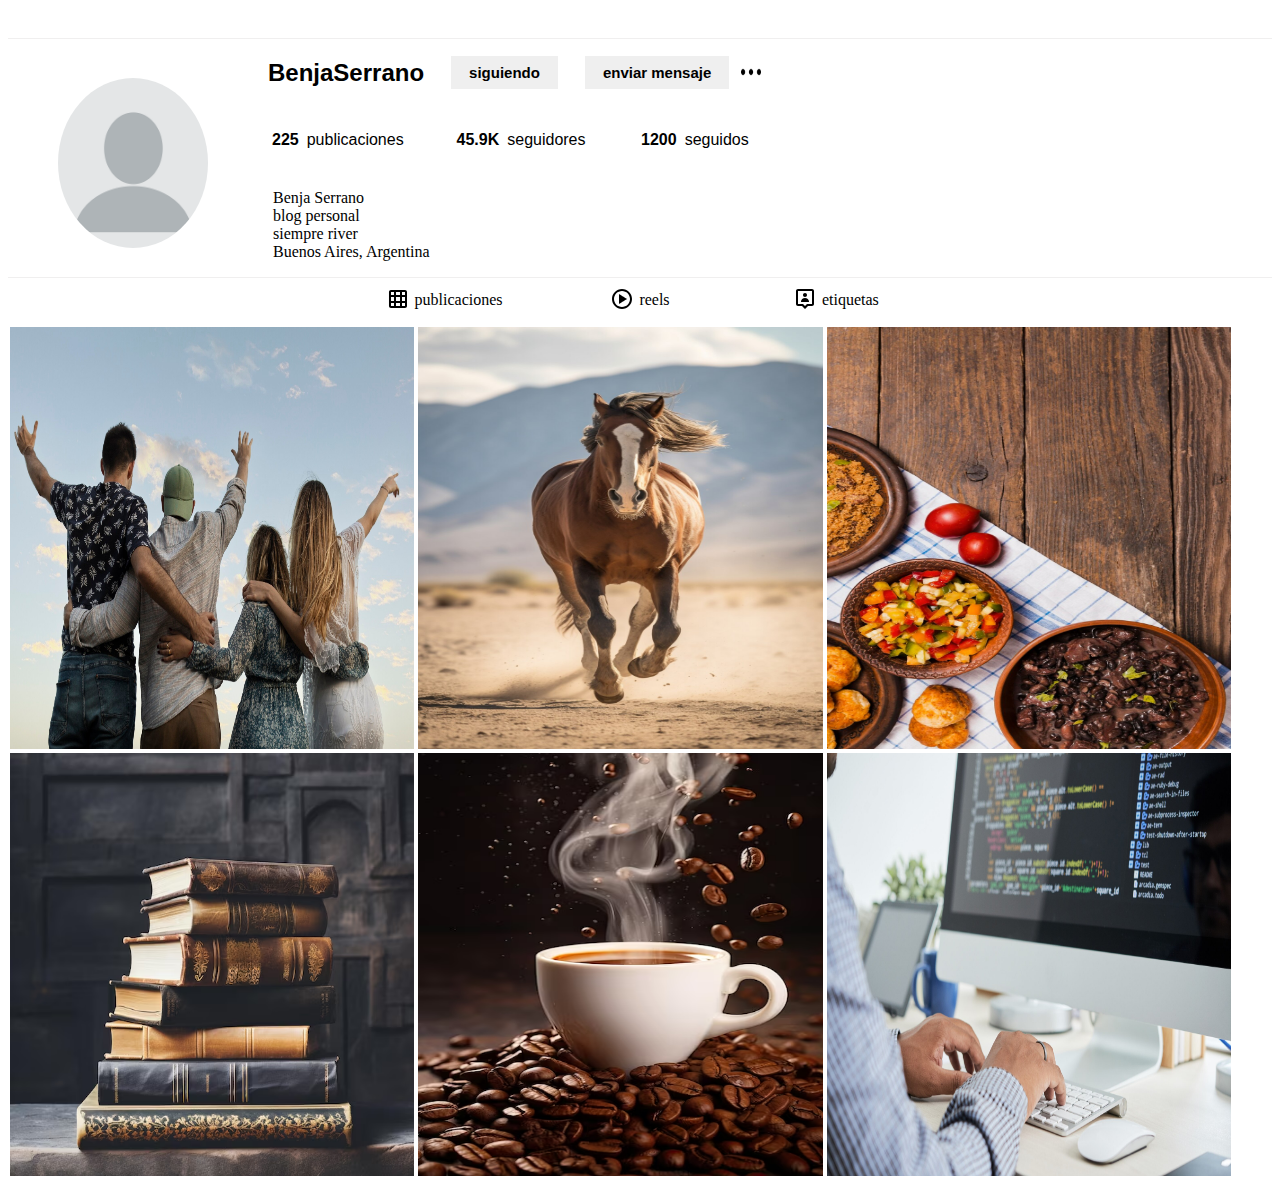
<file: ig_final/index.html>
<!DOCTYPE html>
<html lang="en">
<head>
    <link rel="stylesheet" href="styles.css">
    <meta charset="UTF-8">
    <meta name="viewport" content="width=device-width, initial-scale=1.0">
    <title>labestiamerentiel</title>
</head>
<body>
    <header>
        
        <img id="logo" src="Instagram_logo.png" alt="logo de ig" height="40" width="200">
        
        <div id="nameid"><h1 id="perfil">BenjaSerrano</h1></div>
    </header>
    <main>
        <div class="partedearriba">
            <div id="fotaka">   
                <img id ="fotoperfil" src="foto de perfil (1).webp" alt="fotoperfil" >
            </div>
            <div class ="usuario">
                <div id="username">
                    <h2>BenjaSerrano</h2>
                    <div class="datitos">
                        <div class="nehu">
                            siguiendo
                        </div>
                        <div class="nehu">
                            enviar mensaje
                        </div>       
                    </div>
                </div>
                <div class="datosfalsos">
                    <div class="greco">
                        <b class="perros">225 </b>
                        <p class="perros"> publicaciones</p>
                    </div>
                    <div class="greco">
                        <b class="perros" >45.9K</b> 
                        <p class="perros">seguidores</p>
                    </div>
                    <div class="greco">
                        <b class="perros" >1200</b> 
                        <p class="perros">seguidos</p>
                    </div>      
                </div>
                <div class="seguirymensaje">   
                    <div id="seguir">
                        siguiendo
                    </div>
                    <div id="mensaje">
                        enviar mensaje
                    </div>
                </div>     
                <div id="biocompu">
                    <p>Benja Serrano <br>
                    blog personal <br>
                    siempre river <br>
                    Buenos Aires, Argentina</p>
                </div>
            </div>
            <div id = "trespuntitos">
                <img src="mas.png" alt="trespuntitos" height="30" width="20">
            </div>
        </div>
        <div id="biografia">
            <p>More Escudero <br>
            blog personal <br>
            siempre river <br>
            Buenos Aires, Argentina</p>
        </div>
        <div class="datos">
            <div class="pepo">
                <b class="gatos">225</b>
                <p class="gatos" >publicaciones</p>
            </div>
            <div class="pepo">
                <b class="gatos" >45,9 mil </b>
                <p class="gatos" >seguidores</p>
            </div>
            <div class="pepo">
                <b class="gatos" >1200</b>
                <p class="gatos" >seguidos</p>
            </div>             
        </div>
        <div id="micho">
            <div class="viñas">
                <img class="imagen1" src="[data-uri]"/>
                <p class="reel">publicaciones</p>
            </div>
            <div class="viñas">
                <img class="imagen1" src="[data-uri]"/>
                <p class="reel">reels</p> 
            </div> 
            <div class="viñas">
                <img class="imagen1" src="[data-uri]"/>
                <p class="reel">etiquetas</p>
            </div>  
        </div>
        <div id="feed">
            <img class="deguia" src="./imagenes/amigos.jpg" alt="">
            <img class="deguia" src="./imagenes/caballo.jpg" alt="">
            <img class="deguia" src="./imagenes/comida.jpg" alt="">
            <img class="deguia" src="./imagenes/libros apilados.avif" alt="">
            <img class="deguia" src="./imagenes/taza_de_cafe.avif" alt="">
            <img class="deguia" src="./imagenes/trabajando.jpg" alt="">
        </div>
        
    </main>
    <footer>

    </footer>
</body>
</html>
</file>
<file: ig_final/styles.css>
:root{

    --colorRojo: red;
    --colorAzul: blue;
    --colorVerde: green;
    --colorNegro: black;
    --colorBlanco: white;
    --colorgris:rgb(240, 239, 239);
}
h1{
    margin: 0cm;
}
#nameid{
    width: 100%;
    display: flex; 
    justify-content: space-around;
    font-size: small;
    font-family: "Roboto", sans-serif;
    
}
header{
    display: flex;
    height: 30px;
    border-bottom:1px solid var(--colorgris);
}
#fotoperfil{
    margin: 10px 0 0 0;
    border-radius: 60%;
}
main{
    display: flex;
    flex-direction: column;

}
#username{
    display: flex; 
    margin: 0 0 0 20px;
    font-family:'Gill Sans', 'Gill Sans MT', Calibri, 'Trebuchet MS', sans-serif;
}
#trespuntitos{
    margin: 18px 0 0 12px;
}

.partedearriba{
    
    display: flex;
}
.datosfalsos{
    display: none;
}
.seguirymensaje{
    display: flex;
    justify-content: space-around;
    margin: 0 0 0 20px;
}
#seguir{
    border: none;
    border-radius: 6px;
    background-color: var(--colorgris);
    font-size: medium;
    font-family: 'Gill Sans', 'Gill Sans MT', Calibri, 'Trebuchet MS', sans-serif;
    width: 45%;
    display: flex;
    justify-content: space-around;
    align-items: center;
}
#mensaje{
    border: none;
    border-radius: 6px;
    background-color: var(--colorgris);
    font-size: medium;
    font-family: 'Gill Sans', 'Gill Sans MT', Calibri, 'Trebuchet MS', sans-serif;
    display: flex;
    width: 45%;    
    text-align: center;
}
#biografia{
    display: flex;
    flex-direction: column;
}
.datos{
    display: flex;
    border-top: 1px solid var(--colorgris);
    border-bottom: 1px solid var(--colorgris);
    justify-content: space-around;
    margin: 0;
    font-family: 'Segoe UI', Tahoma, Geneva, Verdana, sans-serif;
}
.pepo{
    text-align: center;
    width: 33%;
    display: flex;
    flex-direction: column;
    align-items: center;

}
#fotaka{
    display: flex;
    height: 90px;
    width: 70px;
}
.datitos{
    display: none;
}

.reel{
    margin-top: 13px;
    margin-left: 8px;
    display: none;
}
.imagen1{
    margin-top: 9px;
}
#feed{

    display: flex;
    flex-direction: row;
    flex-wrap: wrap;
}
.deguia{
    width: 32% ;
    height: 33vw;
    border: 2px solid var(--colorBlanco);
}
#micho{

    display: flex; 
    gap: 0.5%;   
}
.viñas{
    width: 33%;
    display: flex;
    justify-content: center;

}
.eldegui{
    display: none;
}

.gatos{
    margin: 4px;
}
#biocompu{
    display: none;
}



@media(min-width: 600px){
    .reel{
        display: flex;
        margin-left: 5px;
    }
    .viñas {
        width: 15%;
        display: flex;
        justify-content: center;
        align-items: flex-start;
    }
    #micho{
        display: flex;
        gap: 0.5%;
        justify-content: center;
    border-top: 1px solid var(--colorgris);

    }
    #logo{
        display: none;
    }
    #nameid{
        display: none;
    }
    .datos{
        display: none;
    }
    .datitos{
        display: flex;
        align-items: center;
        height: 100%;
        gap: 20px;
    }
    .greco{
        text-align: center;
        width: 20%;
        display: flex;
    }
    .seguirymensaje{
        display: none;
    }
    .datosfalsos{
        display: flex;
        flex-direction: row;
        margin-left: 20px;
        font-family: 'Segoe UI', Tahoma, Geneva, Verdana, sans-serif;
        justify-content: space-between;
    }
    .perros{
        margin: 4px;
    }
    .nehu{
        display: flex;
        margin-left: 7px;
    }
    #fotaka{
        display: flex;
        align-items: center;
        margin-right: 40px;
        height: 237px;
        width: 150px;
        margin-left: 50px;
    }
    #biografia{
        display: none;
    }
    .nehu{
        width: auto;
        padding: 8px 18px;
        font-weight: bold;
        font-size: 15px;
        background: #efefef;
        cursor: pointer;
    }
    .usuario{
        display: flex;
        flex-direction: column;
        gap: 20px;
    }
    #username{
        gap: 20px;
    }
    #fotoperfil{
        height: 170px;
        width: 150px;
    }
    #biocompu{
        display: flex;
        margin-left: 25px;
    }
    }
</file>
